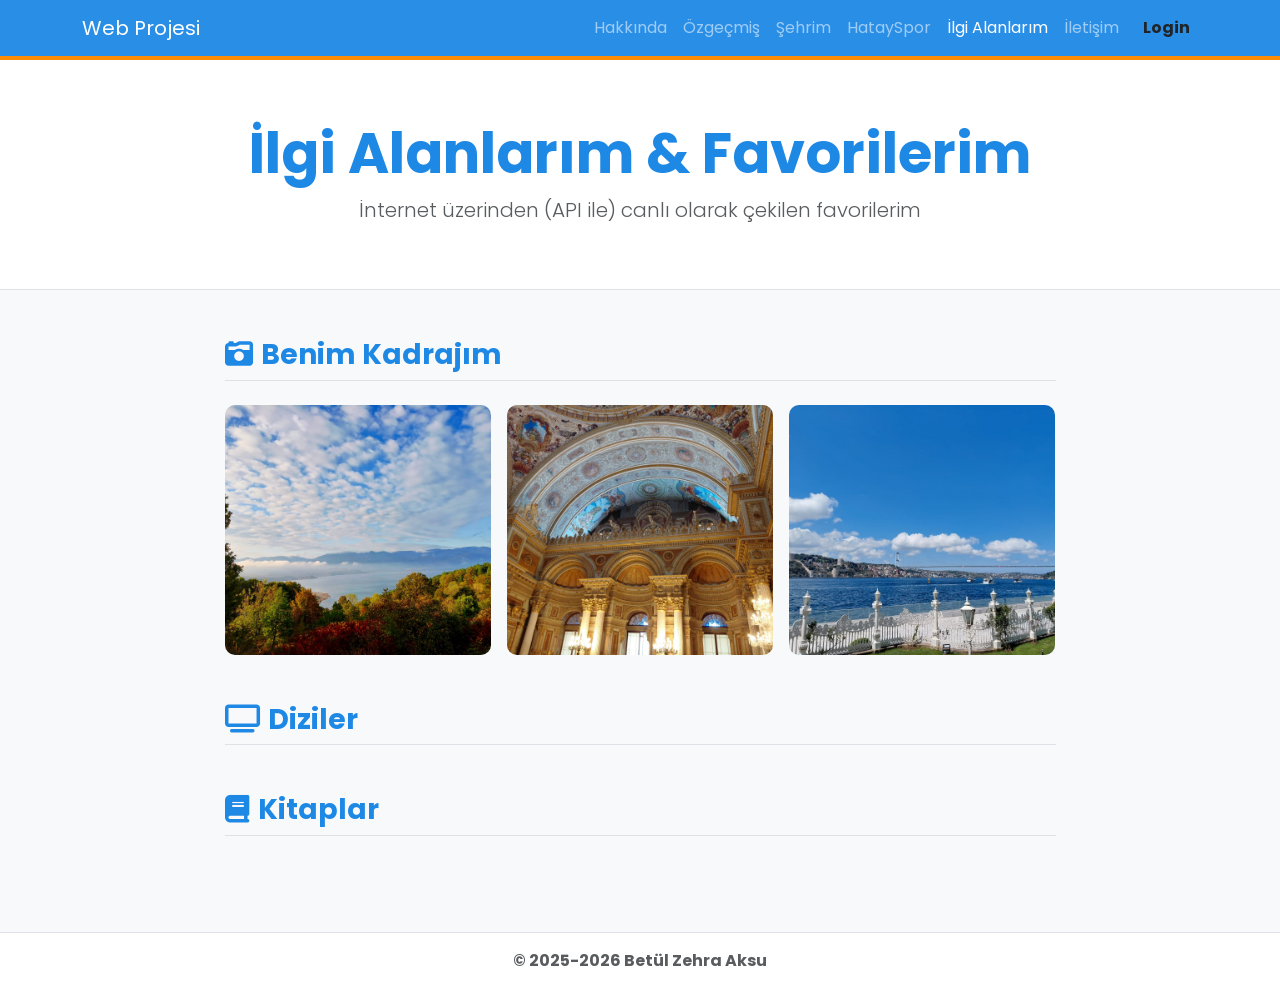
<file: api.html>
<!DOCTYPE html>
<html lang="tr">
<head>
    <meta charset="UTF-8">
    <meta name="viewport" content="width=device-width, initial-scale=1.0">
    <title>İlgi Alanlarım - Betül Zehra Aksu</title>
    
    <!-- Google Fonts & FontAwesome -->
    <link href="https://fonts.googleapis.com/css2?family=Poppins:wght@300;400;600;700&display=swap" rel="stylesheet">
    <link rel="stylesheet" href="https://cdnjs.cloudflare.com/ajax/libs/font-awesome/6.4.0/css/all.min.css">
    
    <!-- Bootstrap CSS & Özel Stilimiz -->
    <link href="https://cdn.jsdelivr.net/npm/bootstrap@5.3.0/dist/css/bootstrap.min.css" rel="stylesheet">
    <link rel="stylesheet" href="style.css">
</head>
<body class="d-flex flex-column min-vh-100 bg-light">

    <!-- Üst Menü -->
    <nav class="navbar navbar-expand-lg navbar-dark fixed-top custom-navbar">
        <div class="container">
            <a class="navbar-brand" href="index.html">Web Projesi</a>
            <button class="navbar-toggler" type="button" data-bs-toggle="collapse" data-bs-target="#mobilMenu">
                <span class="navbar-toggler-icon"></span>
            </button>
            <div class="collapse navbar-collapse" id="mobilMenu">
                <ul class="navbar-nav ms-auto">
                    <li class="nav-item"><a class="nav-link" href="index.html">Hakkında</a></li>
                    <li class="nav-item"><a class="nav-link" href="cv.html">Özgeçmiş</a></li>
                    <li class="nav-item"><a class="nav-link" href="sehir.html">Şehrim</a></li>
                    <li class="nav-item"><a class="nav-link" href="miras.html">HataySpor</a></li>
                    <li class="nav-item"><a class="nav-link active" href="api.html">İlgi Alanlarım</a></li>
                    <li class="nav-item"><a class="nav-link" href="iletisim.html">İletişim</a></li>
                    <li class="nav-item"><a class="nav-link btn btn-warning btn-sm ms-2 text-dark fw-bold" href="login.html">Login</a></li>
                </ul>
            </div>
        </div>
    </nav>

    <!-- Başlık Alanı -->
    <header class="py-5 mt-5 text-center bg-white border-bottom">
        <div class="container pt-4">
            <h1 class="display-4 fw-bold custom-text-primary">İlgi Alanlarım & Favorilerim</h1>
            <p class="lead text-muted mx-auto mt-2">İnternet üzerinden (API ile) canlı olarak çekilen favorilerim</p>
        </div>
    </header>
<main class="container py-5 flex-grow-1">
        <div class="row justify-content-center">
            <div class="col-lg-9"> 

                <h3 class="fw-bold custom-text-primary mb-4 border-bottom pb-2">
                    <i class="fas fa-camera-retro me-2"></i>Benim Kadrajım
                </h3>
                
                <style>
                    .gallery-img { width: 100%; height: 250px; object-fit: cover; transition: transform 0.4s ease; }
                    .gallery-item { position: relative; overflow: hidden; border-radius: 10px; }
                    .gallery-item:hover .gallery-img { transform: scale(1.1); }
                    .gallery-caption { position: absolute; bottom: 0; left: 0; right: 0; background: rgba(0, 0, 0, 0.5); color: white; font-size: 0.9rem; padding: 5px; text-align: center; opacity: 0; transition: opacity 0.3s ease; }
                    .gallery-item:hover .gallery-caption { opacity: 1; }
                </style>

                <div class="row g-3 mb-5">
                    <div class="col-md-4 col-sm-6">
                        <div class="gallery-item">
                            <img src="foto1.jpg" class="img-fluid rounded shadow-sm gallery-img" alt="Fotoğraf 1">
                            <div class="gallery-caption">Doğa Yürüyüşü</div>
                        </div>
                    </div>
                    <div class="col-md-4 col-sm-6">
                        <div class="gallery-item">
                            <img src="foto2.jpg" class="img-fluid rounded shadow-sm gallery-img" alt="Fotoğraf 2">
                            <div class="gallery-caption">Güzel Anlar</div>
                        </div>
                    </div>
                    <div class="col-md-4 col-sm-6">
                        <div class="gallery-item">
                            <img src="foto3.jpg" class="img-fluid rounded shadow-sm gallery-img" alt="Fotoğraf 3">
                            <div class="gallery-caption">Huzur</div>
                        </div>
                    </div>
                </div>

                <h3 class="fw-bold custom-text-primary mb-4 border-bottom pb-2">
                    <i class="fas fa-tv me-2"></i>Diziler
                </h3>
                <div class="timeline mb-5" id="series-container">
                    <p class="text-muted ms-4">Diziler yükleniyor...</p>
                </div>

                <h3 class="fw-bold custom-text-primary mb-4 border-bottom pb-2">
                    <i class="fas fa-book me-2"></i>Kitaplar
                </h3>
                <div class="timeline mb-5" id="books-container">
                    <p class="text-muted ms-4">Kitaplar yükleniyor...</p>
                </div>

            </div>
        </div>
    </main>


    <!-- Alt Bilgi -->
    <footer class="text-center py-3 mt-auto custom-footer border-top bg-white">
        <p class="mb-0 text-muted fw-bold">&copy; 2025-2026 Betül Zehra Aksu</p>
    </footer>

    <!-- Bootstrap ve Kendi JS Dosyamız -->
    <script src="https://cdn.jsdelivr.net/npm/bootstrap@5.3.0/dist/js/bootstrap.bundle.min.js"></script>
    <script src="api.js"></script>
</body>
</html>
</file>
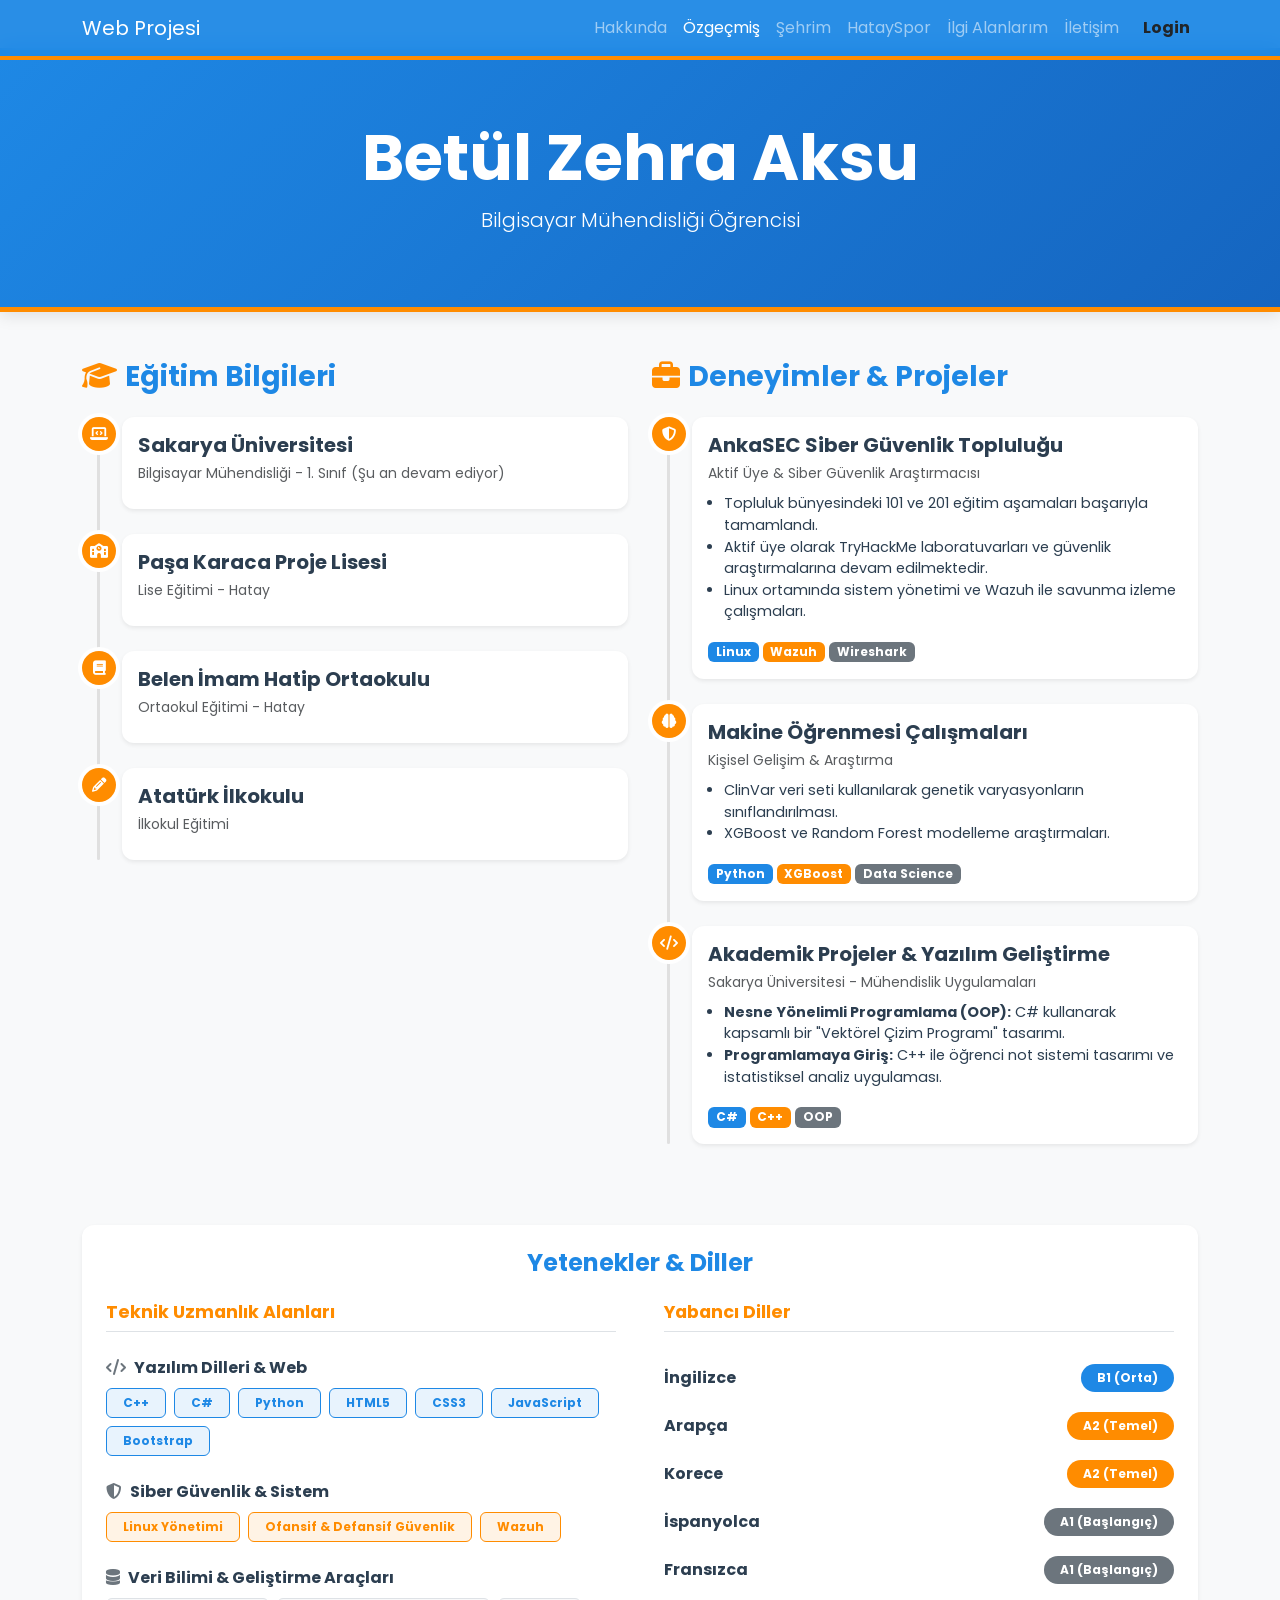
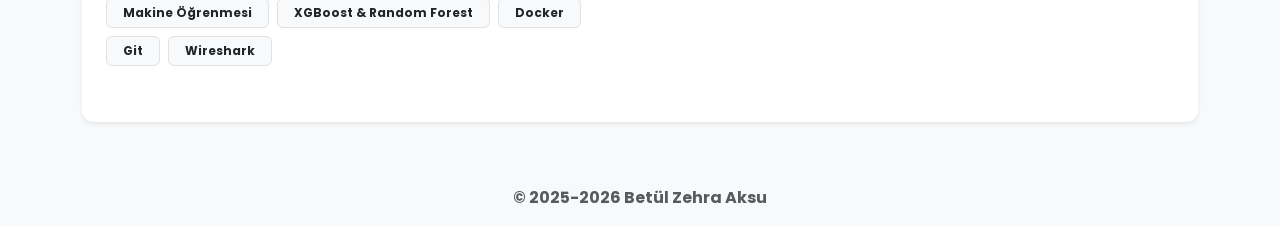
<file: cv.html>
<!DOCTYPE html>
<html lang="tr">
<head>
    <meta charset="UTF-8">
    <meta name="viewport" content="width=device-width, initial-scale=1.0">
    <title>Özgeçmiş - Betül Zehra Aksu</title>
    
    <!-- Google Fonts & FontAwesome -->
    <link href="https://fonts.googleapis.com/css2?family=Poppins:wght@300;400;600;700&display=swap" rel="stylesheet">
    <link rel="stylesheet" href="https://cdnjs.cloudflare.com/ajax/libs/font-awesome/6.4.0/css/all.min.css">
    
    <!-- Bootstrap CSS -->
    <link href="https://cdn.jsdelivr.net/npm/bootstrap@5.3.0/dist/css/bootstrap.min.css" rel="stylesheet">
    
    <!-- PDF Kuralı: Tüm stiller harici bir dosyada tutulmalıdır. -->
    <link rel="stylesheet" href="style.css">
</head>
<body class="d-flex flex-column min-vh-100">

    <!-- Navbar Bölümü -->
    <nav class="navbar navbar-expand-lg navbar-dark fixed-top custom-navbar">
        <div class="container">
            <a class="navbar-brand" href="index.html">Web Projesi</a>
            <div class="collapse navbar-collapse">
                <ul class="navbar-nav ms-auto">
                    <li class="nav-item"><a class="nav-link" href="index.html">Hakkında</a></li>
                    <li class="nav-item"><a class="nav-link active" href="cv.html">Özgeçmiş</a></li>
                    <li class="nav-item"><a class="nav-link" href="sehir.html">Şehrim</a></li>
                    <li class="nav-item"><a class="nav-link" href="miras.html">HataySpor</a></li>
                    <li class="nav-item"><a class="nav-link" href="api.html">İlgi Alanlarım</a></li>
                    <li class="nav-item"><a class="nav-link" href="iletisim.html">İletişim</a></li>
                    <li class="nav-item"><a class="nav-link btn btn-warning btn-sm ms-2 text-dark fw-bold" href="login.html">Login</a></li>
                </ul>
            </div>
        </div>
    </nav>

    <!-- Semantik Tag 1: Header (Üst Bilgi) -->
    <header class="cv-hero-section text-center text-white pb-5 pt-5 mt-5">
        <div class="container mt-4">
            <h1 class="display-3 fw-bold mb-2">Betül Zehra Aksu</h1>
            <p class="lead fw-light mb-4">Bilgisayar Mühendisliği Öğrencisi </p>
            </a>
        </div>
    </header>

    <!-- Semantik Tag 2: Main (Ana İçerik) -->
    <main class="container py-5 flex-grow-1">
        <div class="row">
            
            <!-- Semantik Tag 3: Section (Eğitim Bölümü) -->
            <section class="col-md-6 mb-5">
                <h3 class="fw-bold mb-4 custom-text-primary">
                    <i class="fas fa-graduation-cap me-2 custom-text-accent"></i>Eğitim Bilgileri
                </h3>
                
                <div class="timeline">
                    <!-- Semantik Tag 4: Article (Her bir okul) -->
                    <article class="timeline-item">
                        <div class="timeline-icon"><i class="fas fa-laptop-code"></i></div>
                        <div class="timeline-content card shadow-sm p-3 border-0">
                            <h5 class="fw-bold mb-1 custom-text-dark">Sakarya Üniversitesi</h5>
                            <p class="text-muted mb-2"><small>Bilgisayar Mühendisliği - 1. Sınıf (Şu an devam ediyor)</small></p>
                        </div>
                    </article>
                    
                    <article class="timeline-item">
                        <div class="timeline-icon"><i class="fas fa-school"></i></div>
                        <div class="timeline-content card shadow-sm p-3 border-0">
                            <h5 class="fw-bold mb-1 custom-text-dark">Paşa Karaca Proje Lisesi</h5>
                            <p class="text-muted mb-2"><small>Lise Eğitimi - Hatay</small></p>
                        </div>
                    </article>
                    
                    <article class="timeline-item">
                        <div class="timeline-icon"><i class="fas fa-book"></i></div>
                        <div class="timeline-content card shadow-sm p-3 border-0">
                            <h5 class="fw-bold mb-1 custom-text-dark">Belen İmam Hatip Ortaokulu</h5>
                            <p class="text-muted mb-2"><small>Ortaokul Eğitimi - Hatay</small></p>
                        </div>
                    </article>

                    <article class="timeline-item">
                        <div class="timeline-icon"><i class="fas fa-pencil-alt"></i></div>
                        <div class="timeline-content card shadow-sm p-3 border-0">
                            <h5 class="fw-bold mb-1 custom-text-dark">Atatürk İlkokulu</h5>
                            <p class="text-muted mb-2"><small>İlkokul Eğitimi</small></p>
                        </div>
                    </article>
                </div>
            </section>

            <!-- Semantik Tag 3: Section (Deneyimler Bölümü) -->
            <section class="col-md-6 mb-5">
                <h3 class="fw-bold mb-4 custom-text-primary">
                    <i class="fas fa-briefcase me-2 custom-text-accent"></i>Deneyimler & Projeler
                </h3>
                
                <div class="timeline">
                    <article class="timeline-item">
                        <div class="timeline-icon"><i class="fas fa-shield-alt"></i></div>
                        <div class="timeline-content card shadow-sm p-3 border-0">
                            <h5 class="fw-bold mb-1 custom-text-dark">AnkaSEC Siber Güvenlik Topluluğu</h5>
                            <p class="text-muted mb-2"><small>Aktif Üye & Siber Güvenlik Araştırmacısı</small></p>
                            <ul class="mb-3 ps-3 timeline-list custom-text-dark">
                                <li>Topluluk bünyesindeki 101 ve 201 eğitim aşamaları başarıyla tamamlandı.</li>
                                <li>Aktif üye olarak TryHackMe laboratuvarları ve güvenlik araştırmalarına devam edilmektedir.</li>
                                <li>Linux ortamında sistem yönetimi ve Wazuh ile savunma izleme çalışmaları.</li>
                            </ul>
                            <div>
                                <span class="badge custom-bg-primary">Linux</span>
                                <span class="badge custom-bg-accent">Wazuh</span>
                                <span class="badge bg-secondary">Wireshark</span>
                            </div>
                        </div>
                    </article>

                    <article class="timeline-item">
                        <div class="timeline-icon"><i class="fas fa-brain"></i></div>
                        <div class="timeline-content card shadow-sm p-3 border-0">
                            <h5 class="fw-bold mb-1 custom-text-dark">Makine Öğrenmesi Çalışmaları</h5>
                            <p class="text-muted mb-2"><small>Kişisel Gelişim & Araştırma</small></p>
                            <ul class="mb-3 ps-3 timeline-list custom-text-dark">
                                <li>ClinVar veri seti kullanılarak genetik varyasyonların sınıflandırılması.</li>
                                <li>XGBoost ve Random Forest modelleme araştırmaları.</li>
                            </ul>
                            <div>
                                <span class="badge custom-bg-primary">Python</span>
                                <span class="badge custom-bg-accent">XGBoost</span>
                                <span class="badge bg-secondary">Data Science</span>
                            </div>
                        </div>
                    </article>

                    <article class="timeline-item">
                        <div class="timeline-icon"><i class="fas fa-code"></i></div>
                        <div class="timeline-content card shadow-sm p-3 border-0">
                            <h5 class="fw-bold mb-1 custom-text-dark">Akademik Projeler & Yazılım Geliştirme</h5>
                            <p class="text-muted mb-2"><small>Sakarya Üniversitesi - Mühendislik Uygulamaları</small></p>
                            <ul class="mb-3 ps-3 timeline-list custom-text-dark">
                                <li><b>Nesne Yönelimli Programlama (OOP):</b> C# kullanarak kapsamlı bir "Vektörel Çizim Programı" tasarımı.</li>
                                <li><b>Programlamaya Giriş:</b> C++ ile öğrenci not sistemi tasarımı ve istatistiksel analiz uygulaması.</li>
                            </ul>
                            <div>
                                <span class="badge custom-bg-primary">C#</span>
                                <span class="badge custom-bg-accent">C++</span>
                                <span class="badge bg-secondary">OOP</span>
                            </div>
                        </div>
                    </article>
                </div>
            </section>
        </div>

        <!-- Semantik Tag 3: Section (Yetenekler Bölümü) -->
        <section class="row mt-2">
            <div class="col-12">
                <div class="card shadow-sm border-0 p-4">
                    <h4 class="fw-bold mb-4 text-center custom-text-primary">Yetenekler & Diller</h4>
                    
                    <div class="row">
                        <article class="col-md-6 mb-4 pe-md-4">
                            <h5 class="fw-bold border-bottom pb-2 mb-4 custom-text-accent skill-heading">Teknik Uzmanlık Alanları</h5>
                            
                            <div class="mb-4">
                                <label class="fw-bold mb-2 custom-text-dark"><i class="fas fa-code me-2 text-secondary"></i>Yazılım Dilleri & Web</label>
                                <div class="d-flex flex-wrap gap-2">
                                    <span class="badge px-3 py-2 custom-pill-primary">C++</span>
                                    <span class="badge px-3 py-2 custom-pill-primary">C#</span>
                                    <span class="badge px-3 py-2 custom-pill-primary">Python</span>
                                    <span class="badge px-3 py-2 custom-pill-primary">HTML5</span>
                                    <span class="badge px-3 py-2 custom-pill-primary">CSS3</span>
                                    <span class="badge px-3 py-2 custom-pill-primary">JavaScript</span>
                                    <span class="badge px-3 py-2 custom-pill-primary">Bootstrap</span>
                                </div>
                            </div>

                            <div class="mb-4">
                                <label class="fw-bold mb-2 custom-text-dark"><i class="fas fa-shield-alt me-2 text-secondary"></i>Siber Güvenlik & Sistem</label>
                                <div class="d-flex flex-wrap gap-2">
                                    <span class="badge px-3 py-2 custom-pill-accent">Linux Yönetimi</span>
                                    <span class="badge px-3 py-2 custom-pill-accent">Ofansif & Defansif Güvenlik</span>
                                    <span class="badge px-3 py-2 custom-pill-accent">Wazuh</span>
                                </div>
                            </div>

                            <div class="mb-2">
                                <label class="fw-bold mb-2 custom-text-dark"><i class="fas fa-database me-2 text-secondary"></i>Veri Bilimi & Geliştirme Araçları</label>
                                <div class="d-flex flex-wrap gap-2">
                                    <span class="badge px-3 py-2 bg-light text-dark border">Makine Öğrenmesi</span>
                                    <span class="badge px-3 py-2 bg-light text-dark border">XGBoost & Random Forest</span>
                                    <span class="badge px-3 py-2 bg-light text-dark border">Docker</span>
                                    <span class="badge px-3 py-2 bg-light text-dark border">Git</span>
                                    <span class="badge px-3 py-2 bg-light text-dark border">Wireshark</span>
                                </div>
                            </div>
                        </article>

                        <article class="col-md-6 mb-4 ps-md-4">
                            <h5 class="fw-bold border-bottom pb-2 mb-4 custom-text-accent skill-heading">Yabancı Diller</h5>
                            
                            <ul class="list-group list-group-flush">
                                <li class="list-group-item d-flex justify-content-between align-items-center border-0 px-0 mb-1">
                                    <span class="fw-bold custom-text-dark">İngilizce</span>
                                    <span class="badge rounded-pill custom-bg-primary py-2 px-3">B1 (Orta)</span>
                                </li>
                                <li class="list-group-item d-flex justify-content-between align-items-center border-0 px-0 mb-1">
                                    <span class="fw-bold custom-text-dark">Arapça</span>
                                    <span class="badge rounded-pill custom-bg-accent py-2 px-3">A2 (Temel)</span>
                                </li>
                                <li class="list-group-item d-flex justify-content-between align-items-center border-0 px-0 mb-1">
                                    <span class="fw-bold custom-text-dark">Korece</span>
                                    <span class="badge rounded-pill custom-bg-accent py-2 px-3">A2 (Temel)</span>
                                </li>
                                <li class="list-group-item d-flex justify-content-between align-items-center border-0 px-0 mb-1">
                                    <span class="fw-bold custom-text-dark">İspanyolca</span>
                                    <span class="badge rounded-pill bg-secondary py-2 px-3">A1 (Başlangıç)</span>
                                </li>
                                <li class="list-group-item d-flex justify-content-between align-items-center border-0 px-0">
                                    <span class="fw-bold custom-text-dark">Fransızca</span>
                                    <span class="badge rounded-pill bg-secondary py-2 px-3">A1 (Başlangıç)</span>
                                </li>
                            </ul>
                        </article>
                    </div>
                </div>
            </div>
        </section>
    </main>

    <!-- Semantik Tag 5: Footer (Alt Bilgi) -->
    <footer class="text-center py-3 mt-auto custom-footer">
        <p class="mb-0 text-muted fw-bold">&copy; 2025-2026 Betül Zehra Aksu</p>
    </footer>

    <script src="https://cdn.jsdelivr.net/npm/bootstrap@5.3.0/dist/js/bootstrap.bundle.min.js"></script>
</body>
</html>
</file>
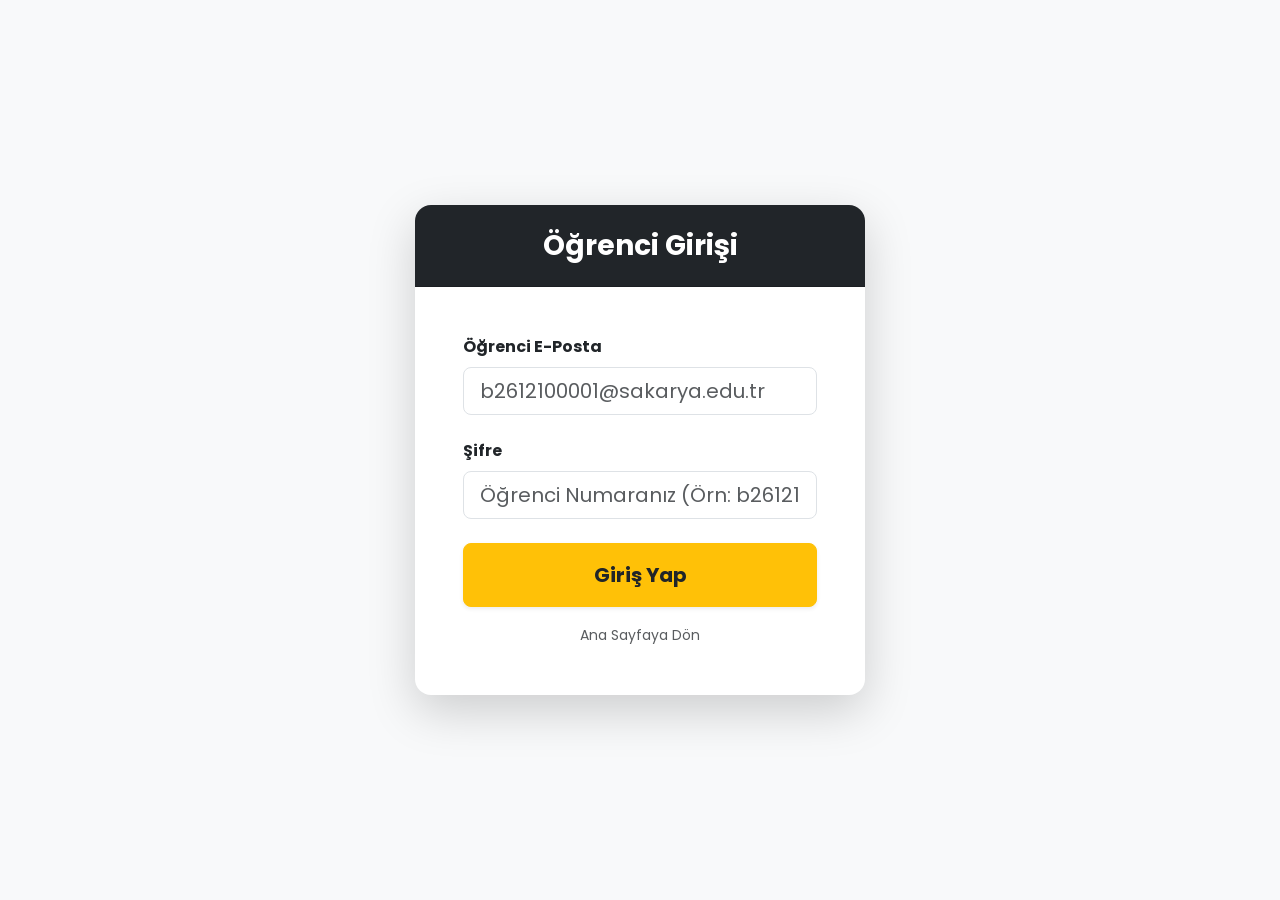
<file: login.html>
<!DOCTYPE html>
<html lang="tr">
<head>
    <meta charset="UTF-8">
    <meta name="viewport" content="width=device-width, initial-scale=1.0">
    <title>Giriş Yap - Web Projesi</title>
    <link href="https://fonts.googleapis.com/css2?family=Poppins:wght@300;400;600;700&display=swap" rel="stylesheet">
    <link href="https://cdn.jsdelivr.net/npm/bootstrap@5.3.0/dist/css/bootstrap.min.css" rel="stylesheet">
    <link rel="stylesheet" href="style.css">
</head>
<body class="d-flex align-items-center justify-content-center min-vh-100 bg-light" style="font-family: 'Poppins', sans-serif;">

    <div class="card shadow-lg border-0 rounded-4" style="width: 100%; max-width: 450px;">
        <div class="card-header bg-dark text-white text-center py-4 rounded-top-4">
            <h3 class="mb-0 fw-bold">Öğrenci Girişi</h3>
        </div>
        <div class="card-body p-4 p-md-5">
            
            <!-- Hata kutusu -->
            <div id="loginError" class="alert alert-danger d-none small"></div>

            <form id="loginForm" action="login.php" method="POST" novalidate>
                <div class="mb-4">
                    <label for="email" class="form-label fw-bold">Öğrenci E-Posta</label>
                    <input type="email" class="form-control form-control-lg" id="email" name="email" placeholder="b2612100001@sakarya.edu.tr">
                </div>
                <div class="mb-4">
                    <label for="password" class="form-label fw-bold">Şifre</label>
                    <input type="password" class="form-control form-control-lg" id="password" name="password" placeholder="Öğrenci Numaranız (Örn: b2612100001)">
                </div>
                <button type="button" id="btnLogin" class="btn btn-warning w-100 py-3 fw-bold text-dark fs-5 shadow-sm rounded-3">
                    Giriş Yap
                </button>
            </form>
            <div class="text-center mt-3">
                <a href="index.html" class="text-muted text-decoration-none small">Ana Sayfaya Dön</a>
            </div>
        </div>
    </div>

    <script>
        document.getElementById('btnLogin').addEventListener('click', function() {
            const email = document.getElementById('email').value.trim();
            const password = document.getElementById('password').value.trim();
            const errorBox = document.getElementById('loginError');
            
            // Sakarya Üniversitesi Öğrenci Mail Formatı Kontrolü (b ile başlar, rakamlar gelir, @sakarya.edu.tr ile biter)
            const sakaryaRegex = /^b[0-9]+@sakarya\.edu\.tr$/i;

            if (email === '' || password === '') {
                errorBox.textContent = 'E-posta ve şifre alanları boş bırakılamaz.';
                errorBox.classList.remove('d-none');
            } else if (!sakaryaRegex.test(email)) {
                errorBox.textContent = 'Lütfen geçerli bir öğrenci maili giriniz (Örn: b123456789@sakarya.edu.tr)';
                errorBox.classList.remove('d-none');
            } else {
                errorBox.classList.add('d-none');
                document.getElementById('loginForm').submit(); // Hatasızsa PHP'ye gönder
            }
        });
    </script>
</body>
</html>
</file>
<file: style.css>
/* 1. GENEL AYARLAR VE DEĞİŞKENLER (ENERJİK & PROFESYONEL TEMA) */
:root {
    --arka-plan: #F8F9FA;
    --ana-renk: #1E88E5;
    --vurgu-renk: #FF8C00;
    --metin-renk: #2C3E50;
    --gecis-hizi: 0.3s;
}

body {
    background-color: var(--arka-plan) !important;
    color: var(--metin-renk);
    font-family: 'Poppins', sans-serif !important;
}

/* KARTLAR VE İÇERİK ALANLARI */
.card, .cv-section, aside {
    background-color: #FFFFFF !important; 
    border: none;
    border-radius: 12px;
    box-shadow: 0 4px 15px rgba(0, 0, 0, 0.05);
}

/* ENERJİK BUTONLAR */
.btn-primary, .btn-outline-primary {
    background-color: var(--vurgu-renk);
    border-color: var(--vurgu-renk);
    color: #FFFFFF;
    font-weight: 600;
}

.btn-primary:hover, .btn-outline-primary:hover {
    background-color: #E67E22;
    border-color: #E67E22;
    transform: translateY(-2px);
    box-shadow: 0 4px 12px rgba(255, 140, 0, 0.4);
}

/* NAVBAR */
.navbar {
    background-color: rgba(30, 136, 229, 0.95) !important;
    border-bottom: 4px solid var(--vurgu-renk);
    backdrop-filter: blur(10px);
}

/* Hero Section */
.hero-section {
    background-color: var(--arka-plan);
    animation: fadeInYukari 1.2s ease-out; 
}

.hero-title {
    color: var(--ana-renk);
    font-size: 6rem;
    letter-spacing: -2px;
}

.scroll-down-icon i {
    color: var(--vurgu-renk);
    animation: asagiZiplama 2s infinite;
}

.baslik-renk {
    color: var(--ana-renk);
}

/* Özel Logolu Buton Stilleri */
.btn-insta {
    background: linear-gradient(45deg, #f09433 0%, #e6683c 25%, #dc2743 50%, #cc2366 75%, #bc1888 100%);
    color: white;
    border: none;
    border-radius: 30px;
    transition: transform var(--gecis-hizi);
}
.btn-insta:hover {
    color: white;
    transform: translateY(-3px) scale(1.05);
    box-shadow: 0 5px 15px rgba(220, 39, 67, 0.4);
}

.btn-github {
    background-color: #24292e;
    color: white;
    border: none;
    border-radius: 30px;
    transition: transform var(--gecis-hizi);
}
.btn-github:hover {
    color: white;
    transform: translateY(-3px) scale(1.05);
    box-shadow: 0 5px 15px rgba(36, 41, 46, 0.4);
}

.z-1 {
    z-index: 1; 
    position: relative;
}

/* Animasyonlar */
@keyframes fadeInYukari {
    from { opacity: 0; transform: translateY(50px); }
    to { opacity: 1; transform: translateY(0); }
}

@keyframes asagiZiplama {
    0%, 20%, 50%, 80%, 100% { transform: translateY(0); }
    40% { transform: translateY(10px); }
    60% { transform: translateY(5px); }
}

@keyframes floatShape {
    0% { transform: translateY(0px) scale(1); }
    50% { transform: translateY(-30px) scale(1.05); }
    100% { transform: translateY(0px) scale(1); }
}

/* MOBİL UYUMLULUK */
html, body {
    overflow-x: hidden !important; 
    width: 100%;
    max-width: 100vw;
}

@media (max-width: 768px) {
    .hero-title {
        font-size: 3.5rem !important;
        letter-spacing: 0;
    }
    .display-5 {
        font-size: 2rem !important;
    }
    .col-md-6 img {
        width: 90% !important;
    }
}

/* ÖZGEÇMİŞ (CV) SAYFASI */
.cv-hero-section {
    background: linear-gradient(135deg, var(--ana-renk) 0%, #1565C0 100%);
    border-bottom: 5px solid var(--vurgu-renk);
    box-shadow: 0 4px 15px rgba(0,0,0,0.1);
}

.timeline {
    position: relative;
    padding-left: 40px;
}
.timeline::before {
    content: '';
    position: absolute;
    left: 15px;
    top: 0;
    bottom: 0;
    width: 3px;
    background-color: #E0E0E0;
    border-radius: 3px;
}

.timeline-item {
    position: relative;
    margin-bottom: 25px;
}
.timeline-icon {
    position: absolute;
    left: -40px;
    top: 0;
    width: 34px;
    height: 34px;
    border-radius: 50%;
    background-color: var(--vurgu-renk);
    color: white;
    display: flex;
    align-items: center;
    justify-content: center;
    font-size: 0.9rem;
    box-shadow: 0 0 0 4px white;
    z-index: 1;
}

.timeline-content {
    border-left: 3px solid transparent;
    transition: all var(--gecis-hizi);
}
.timeline-content:hover {
    border-left: 3px solid var(--ana-renk);
    transform: translateX(5px);
}

.custom-text-primary { color: var(--ana-renk) !important; }
.custom-text-accent { color: var(--vurgu-renk) !important; }
.custom-text-dark { color: var(--metin-renk) !important; }

.custom-bg-primary { background-color: var(--ana-renk) !important; }
.custom-bg-accent { background-color: var(--vurgu-renk) !important; }

.timeline-list { font-size: 0.9rem; }
.skill-heading { font-size: 1.1rem; }
.custom-footer { background-color: var(--arka-plan); }

.custom-pill-primary {
    background-color: rgba(30, 136, 229, 0.1) !important; 
    color: var(--ana-renk) !important; 
    border: 1px solid var(--ana-renk) !important;
}
.custom-pill-accent {
    background-color: rgba(255, 140, 0, 0.1) !important; 
    color: var(--vurgu-renk) !important; 
    border: 1px solid var(--vurgu-renk) !important;
}

/* ŞEHRİM SAYFASI */
.hatay-hero-section {
    position: relative;
    background-image: url('iskenderun-sahil.jpg'); 
    background-size: cover;
    background-position: center;
    min-height: 60vh;
    display: flex;
    align-items: center;
    padding: 60px 0;
}
.hero-overlay {
    position: absolute;
    top: 0; left: 0; width: 100%; height: 100%;
    background-color: rgba(0, 0, 0, 0.6);
    z-index: 0;
}
.max-w-800 { max-width: 800px; }

.custom-callout-card {
    background-color: #f8f9fa;
    border-left: 5px solid var(--vurgu-renk) !important;
}
.custom-quote-icon {
    font-size: 4rem; 
    color: var(--vurgu-renk); 
    opacity: 0.1;
}

.custom-slider-img {
    width: 100%;
    height: 500px;
    object-fit: cover;
    object-position: center;
    background-color: #e9ecef;
}
.custom-list-img {
    width: 100%;
    aspect-ratio: 4 / 3; 
    object-fit: cover;
}

/* HATAYSPOR SAYFASI */
.custom-text-bordo { color: #720017 !important; }
.custom-bg-bordo { background-color: #720017 !important; color: white !important; }

.custom-player-card {
    transition: transform 0.3s ease, box-shadow 0.3s ease;
    border-radius: 15px;
    border-bottom: 4px solid #720017 !important;
}
.custom-player-card:hover {
    transform: translateY(-8px);
    box-shadow: 0 10px 20px rgba(114, 0, 23, 0.15) !important;
}

.custom-player-img {
    width: 120px;
    height: 120px;
    object-fit: cover;
    border: 3px solid #720017;
    padding: 3px;
}

/* API (İLGİ ALANLARIM) SAYFASI */
.custom-tabs .nav-link {
    color: var(--metin-renk);
    border-radius: 30px;
    transition: all 0.3s ease;
}
.custom-tabs .nav-link.active {
    background-color: var(--ana-renk) !important;
    color: white !important;
    box-shadow: 0 4px 10px rgba(30, 136, 229, 0.3);
}

.api-card {
    transition: transform 0.3s ease, box-shadow 0.3s ease;
    border-radius: 12px;
    overflow: hidden;
}
.api-card:hover {
    transform: translateY(-8px);
    box-shadow: 0 12px 25px rgba(0,0,0,0.1) !important;
}

.api-img {
    height: 350px;
    object-fit: cover;
    object-position: top;
}

.gallery-img {
    width: 100%;
    height: 250px;
    object-fit: cover;
    transition: transform 0.4s ease;
}
.gallery-item {
    position: relative;
    overflow: hidden;
    border-radius: 10px;
}
.gallery-item:hover .gallery-img {
    transform: scale(1.1);
}

.gallery-caption {
    position: absolute;
    bottom: 0;
    left: 0;
    right: 0;
    background: rgba(0, 0, 0, 0.5);
    color: white;
    font-size: 0.9rem;
    padding: 5px;
    text-align: center;
    opacity: 0;
    transition: opacity 0.3s ease;
}
.gallery-item:hover .gallery-caption {
    opacity: 1;
}
</file>
